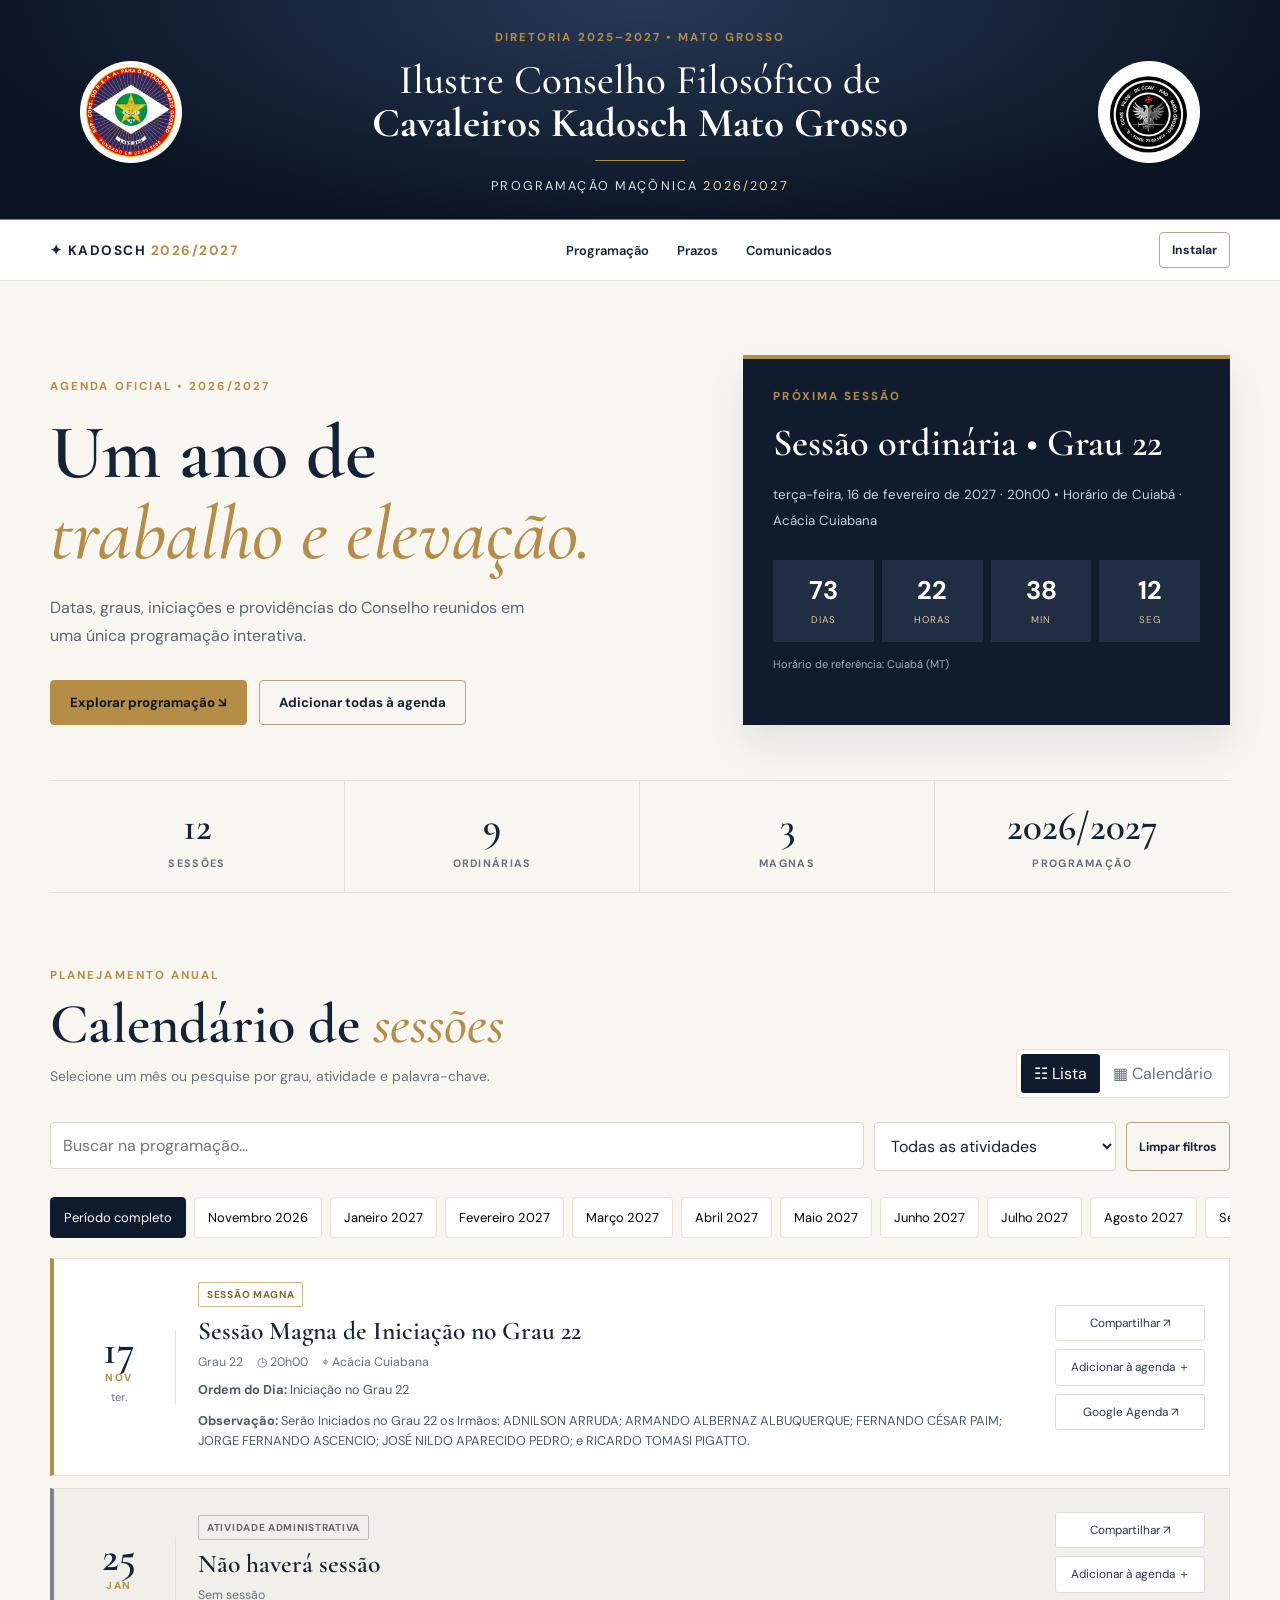
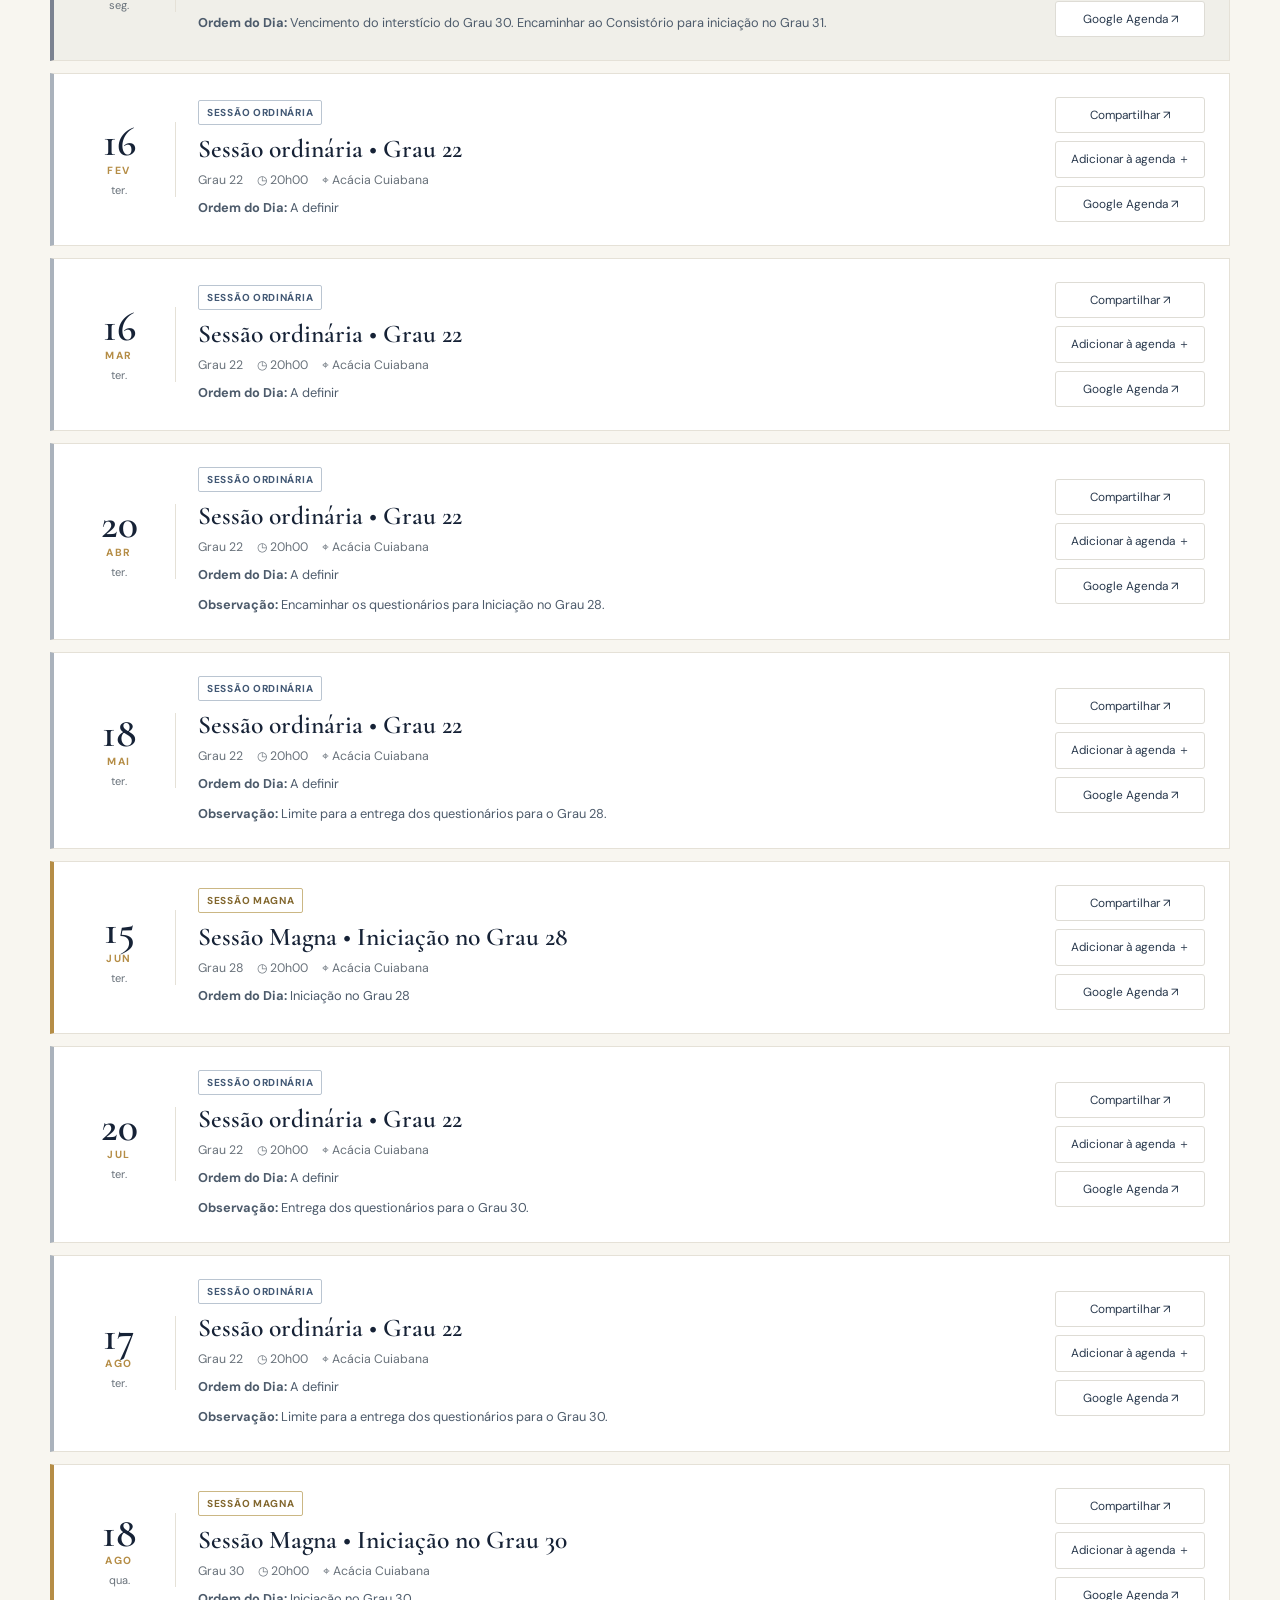
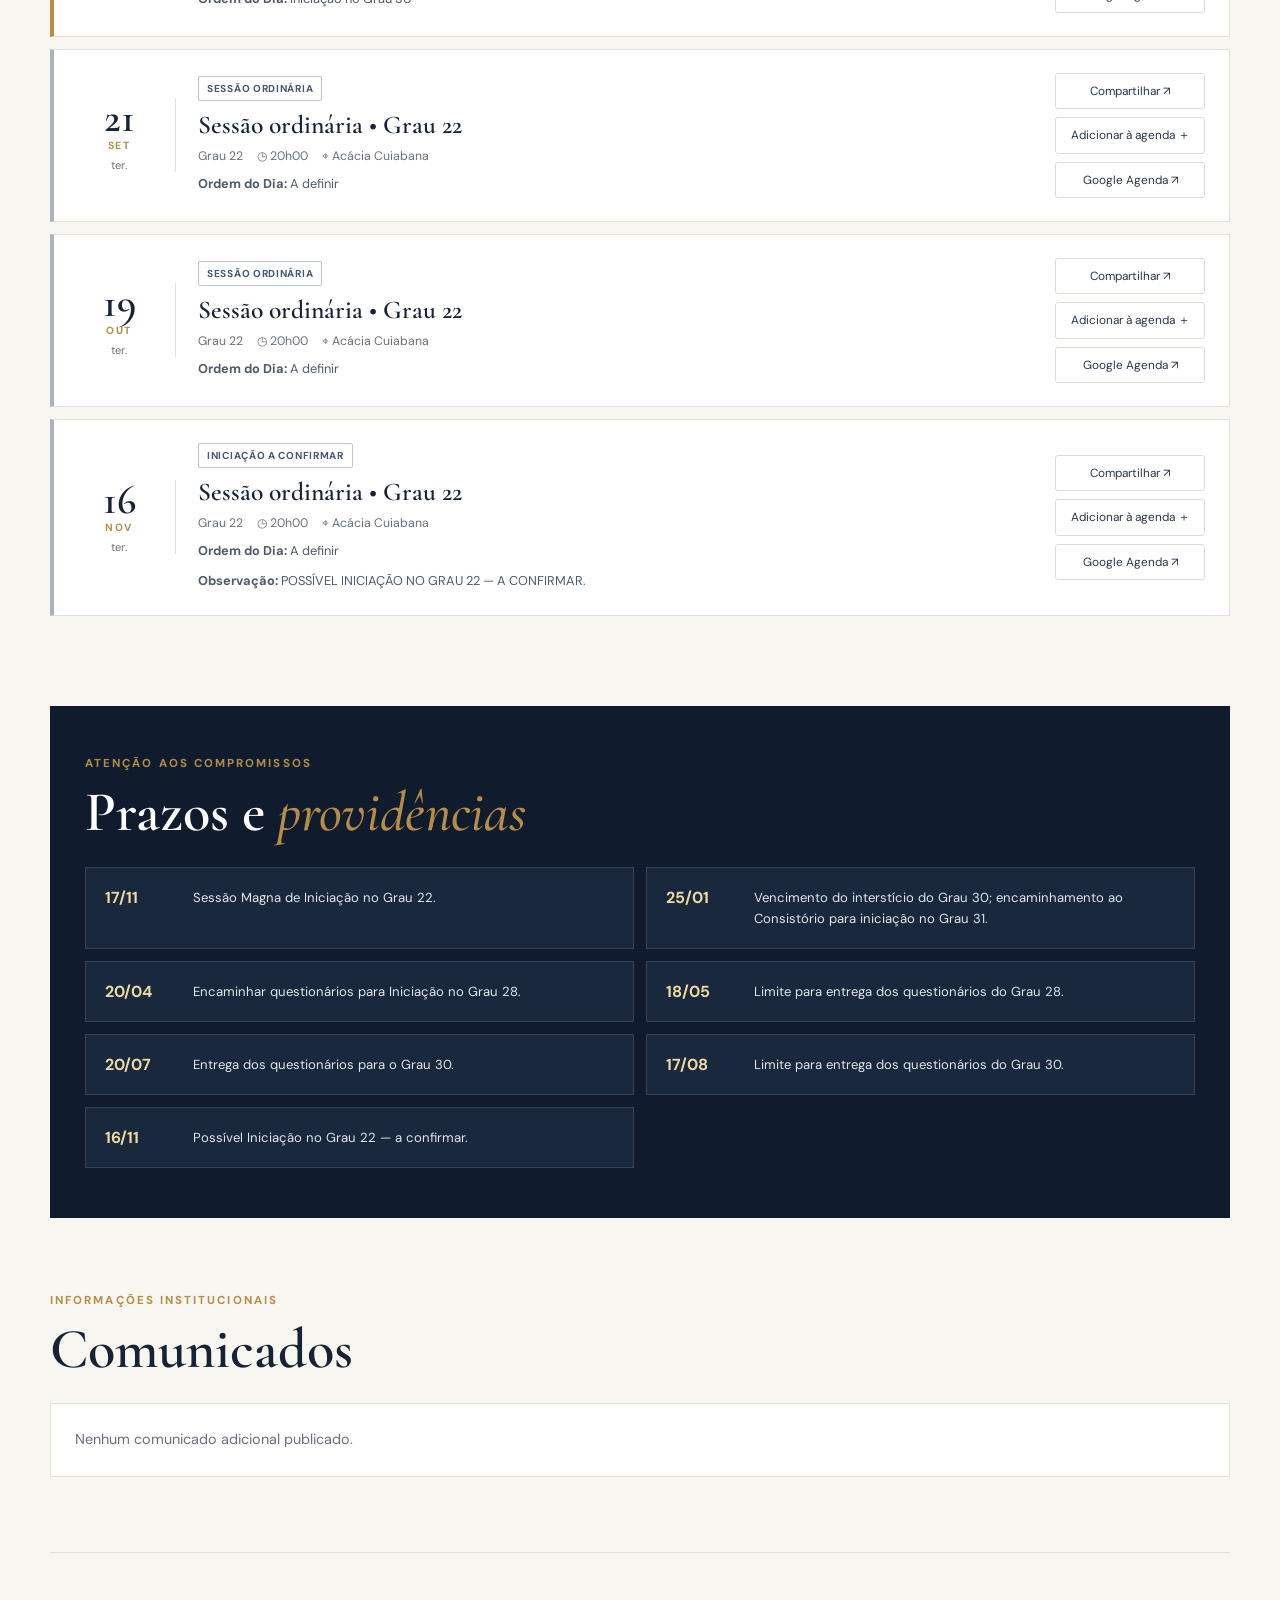
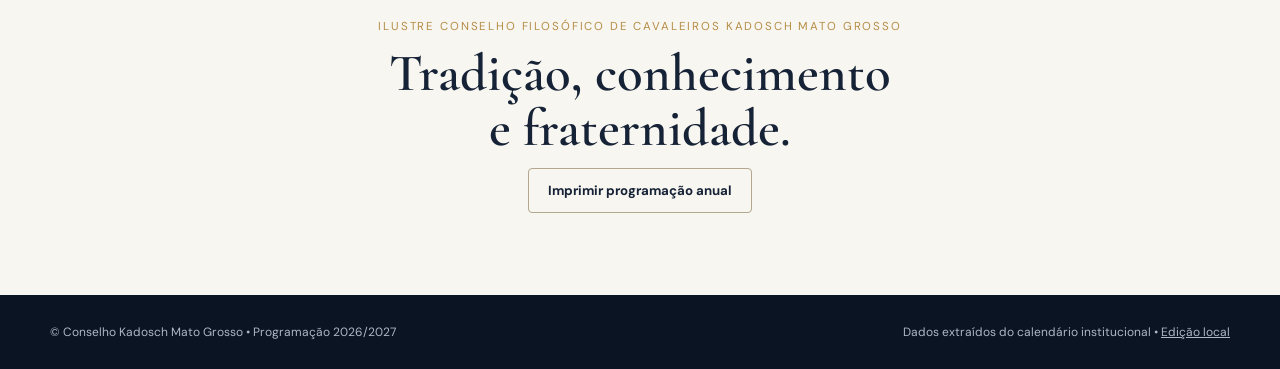
<file: index.html>
<!doctype html><html lang="pt-BR"><head><meta charset="utf-8"><meta name="viewport" content="width=device-width,initial-scale=1"><meta name="theme-color" content="#0d1727"><meta name="description" content="Programação maçônica de 2026/2027 do Ilustre Conselho Filosófico de Cavaleiros Kadosch Mato Grosso"><title>Programação 2026/2027 | Conselho Kadosch MT</title><link rel="icon" href="icon-192.png"><link rel="manifest" href="manifest.webmanifest"><link rel="stylesheet" href="styles.css"></head><body>
<header class="mast"><div class="header-inner"><img src="emblema-1.jpeg" alt="Emblema institucional à esquerda" class="crest"><div class="identity"><div class="eyebrow">DIRETORIA 2025–2027 • MATO GROSSO</div><h1>Ilustre Conselho Filosófico de<br><strong>Cavaleiros Kadosch Mato Grosso</strong></h1><div class="header-rule"></div><p>PROGRAMAÇÃO MAÇÔNICA <span>2026/2027</span></p></div><img src="emblema-2.png" alt="Emblema institucional à direita" class="crest"></div></header>
<nav class="nav"><div class="wrap nav-inner"><a href="#inicio" class="brand">✦ KADOSCH <em>2026/2027</em></a><div class="navlinks"><a href="#agenda">Programação</a><a href="#prazos">Prazos</a><a href="#comunicados">Comunicados</a></div><button id="installBtn" class="btn mini ghost" hidden>Instalar</button></div></nav>
<main id="inicio" class="wrap"><section class="hero"><div class="hero-main"><div class="section-kicker">AGENDA OFICIAL • 2026/2027</div><h2>Um ano de<br><em>trabalho e elevação.</em></h2><p>Datas, graus, iniciações e providências do Conselho reunidos em uma única programação interativa.</p><div class="hero-actions"><a class="btn primary" href="#agenda">Explorar programação ↘</a><button class="btn ghost" id="allIcs">Adicionar todas à agenda</button></div></div><div class="next" aria-live="polite"><div class="smallgold">PRÓXIMA SESSÃO</div><div id="nextName" class="next-title">Carregando…</div><div id="nextDetails" class="next-details"></div><div class="count-grid" id="countdown"><div><b>—</b><span>DIAS</span></div><div><b>—</b><span>HORAS</span></div><div><b>—</b><span>MIN</span></div><div><b>—</b><span>SEG</span></div></div><div class="subnote">Horário de referência: Cuiabá (MT)</div></div></section>
<section class="stat-row" aria-label="Resumo do calendário"><div><strong id="statAll">12</strong><span>SESSÕES</span></div><div><strong id="statOrd">9</strong><span>ORDINÁRIAS</span></div><div><strong id="statMag">3</strong><span>MAGNAS</span></div><div><strong>2026/2027</strong><span>PROGRAMAÇÃO</span></div></section>
<section id="agenda" class="section"><div class="section-head"><div><div class="section-kicker">PLANEJAMENTO ANUAL</div><h2>Calendário de <em>sessões</em></h2><p>Selecione um mês ou pesquise por grau, atividade e palavra-chave.</p></div><div class="toggle" role="group" aria-label="Modo de visualização"><button id="listMode" class="active" aria-pressed="true">☷ Lista</button><button id="calendarMode" aria-pressed="false">▦ Calendário</button></div></div><div class="filters"><label class="search-wrap"><span class="sr-only">Pesquisar sessões</span><input id="search" type="search" placeholder="Buscar na programação…"></label><label class="sr-only" for="typeFilter">Tipo de sessão</label><select id="typeFilter"><option value="todos">Todas as atividades</option><option value="ordinaria">Sessões ordinárias</option><option value="magna">Sessões magnas</option><option value="administrativo">Atividades administrativas</option></select><button class="btn ghost mini" id="resetFilters">Limpar filtros</button></div><div id="months" class="months" aria-label="Filtrar por mês"></div><div id="agendaContent" aria-live="polite"></div></section>
<section id="prazos" class="section dark-panel"><div class="section-kicker">ATENÇÃO AOS COMPROMISSOS</div><h2>Prazos e <em>providências</em></h2><div id="deadlines" class="deadlines"></div></section>
<section id="comunicados" class="section"><div class="section-kicker">INFORMAÇÕES INSTITUCIONAIS</div><h2>Comunicados</h2><div id="notices" class="notice-box">Nenhum comunicado adicional publicado.</div></section>
<section class="closing"><p>ILUSTRE CONSELHO FILOSÓFICO DE CAVALEIROS KADOSCH MATO GROSSO</p><h2>Tradição, conhecimento<br>e fraternidade.</h2><button id="printBtn" class="btn ghost">Imprimir programação anual</button></section></main>
<footer class="footer"><div class="wrap"><span>© Conselho Kadosch Mato Grosso • Programação 2026/2027</span><span>Dados extraídos do calendário institucional • <a href="admin.html">Edição local</a></span></div></footer><div id="toast" class="toast" role="status" aria-live="polite"></div><script src="dados-2027.js"></script><script src="app.js"></script></body></html>
</file>
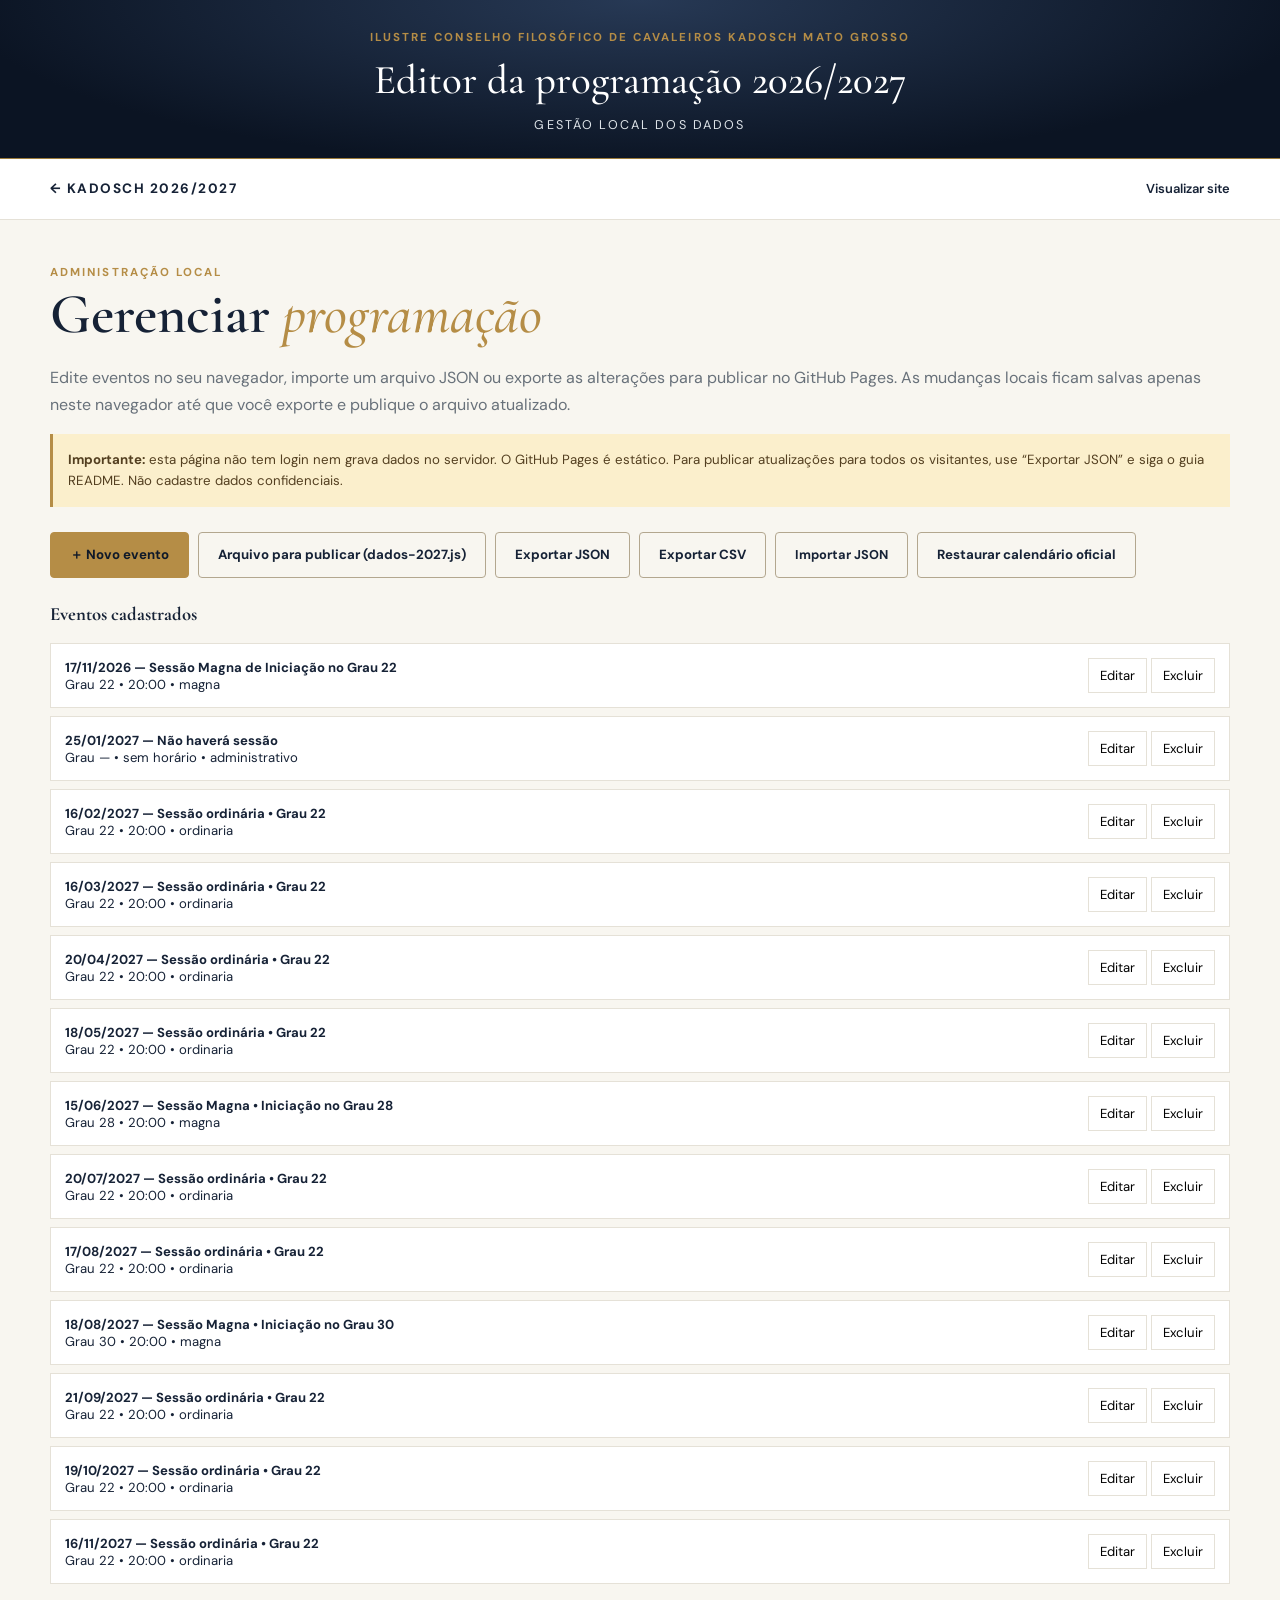
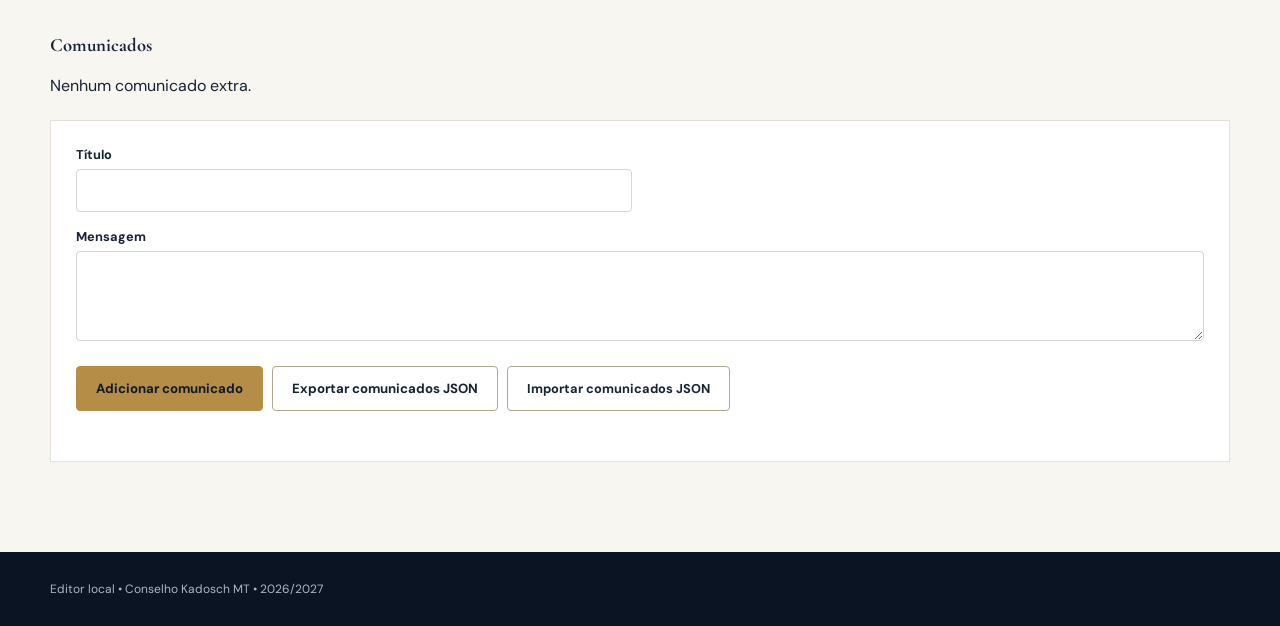
<file: admin.html>
<!doctype html><html lang="pt-BR"><head><meta charset="utf-8"><meta name="viewport" content="width=device-width,initial-scale=1"><meta name="theme-color" content="#101b2d"><title>Editor local | Kadosch 2026/2027</title><link rel="stylesheet" href="styles.css"></head><body><header class="mast"><div class="identity"><div class="eyebrow">ILUSTRE CONSELHO FILOSÓFICO DE CAVALEIROS KADOSCH MATO GROSSO</div><h1>Editor da programação 2026/2027</h1><p>GESTÃO LOCAL DOS DADOS</p></div></header><nav class="nav"><div class="wrap nav-inner"><a class="brand" href="index.html">← KADOSCH 2026/2027</a><div class="navlinks"><a href="index.html">Visualizar site</a></div></div></nav><main class="wrap editor"><div class="section-kicker">ADMINISTRAÇÃO LOCAL</div><h2>Gerenciar <em>programação</em></h2><p class="editor-intro">Edite eventos no seu navegador, importe um arquivo JSON ou exporte as alterações para publicar no GitHub Pages. As mudanças locais ficam salvas apenas neste navegador até que você exporte e publique o arquivo atualizado.</p><div class="help"><strong>Importante:</strong> esta página não tem login nem grava dados no servidor. O GitHub Pages é estático. Para publicar atualizações para todos os visitantes, use “Exportar JSON” e siga o guia README. Não cadastre dados confidenciais.</div><div class="admin-toolbar"><button class="btn primary" id="new">＋ Novo evento</button><button class="btn ghost" id="exportJs">Arquivo para publicar (dados-2027.js)</button><button class="btn ghost" id="export">Exportar JSON</button><button class="btn ghost" id="exportCsv">Exportar CSV</button><label class="btn ghost">Importar JSON<input type="file" id="import" accept=".json,application/json" hidden></label><button class="btn ghost" id="reset">Restaurar calendário oficial</button></div><h3>Eventos cadastrados</h3><div class="admin-list" id="adminList"></div><form id="eventForm" hidden><h3 id="formTitle">Editar evento</h3><div class="form-grid"><label>Data<input id="fdata" type="date" required></label><label>Hora de início (opcional)<input id="fhora" type="time"></label><label>Grau (opcional)<input id="fgrau" type="number" min="1" max="33"></label><label>Tipo<select id="ftipo"><option value="ordinaria">Ordinária</option><option value="magna">Magna</option><option value="administrativo">Administrativa / sem sessão</option></select></label><label class="wide">Título<input id="ftitulo" maxlength="170" required></label><label class="wide">Ordem do Dia<textarea id="fordem"></textarea></label><label class="wide">Instrução<textarea id="finstrucao"></textarea></label><label>Local<input id="flocal"></label><label>Observação / situação<input id="fobs"></label><label><span>Cancelar sessão</span><input type="checkbox" id="fcancelada" style="width:18px"></label></div><div class="admin-toolbar"><button class="btn primary" type="submit">Salvar alterações</button><button class="btn ghost" type="button" id="cancel">Cancelar edição</button></div></form><section style="margin-top:50px"><h3>Comunicados</h3><div id="adminNotices"></div><form id="noticeForm" style="display:block"><div class="form-grid"><label>Título<input id="noticeTitle" required></label><label class="wide">Mensagem<textarea id="noticeText" required></textarea></label></div><div class="admin-toolbar"><button type="submit" class="btn primary">Adicionar comunicado</button><button type="button" id="exportNotices" class="btn ghost">Exportar comunicados JSON</button><label class="btn ghost">Importar comunicados JSON<input type="file" id="importNotices" accept=".json" hidden></label></div></form></section></main><footer class="footer"><div class="wrap">Editor local • Conselho Kadosch MT • 2026/2027</div></footer><div class="toast" id="toast" role="status"></div><script src="dados-2027.js"></script><script src="admin.js"></script></body></html>
</file>
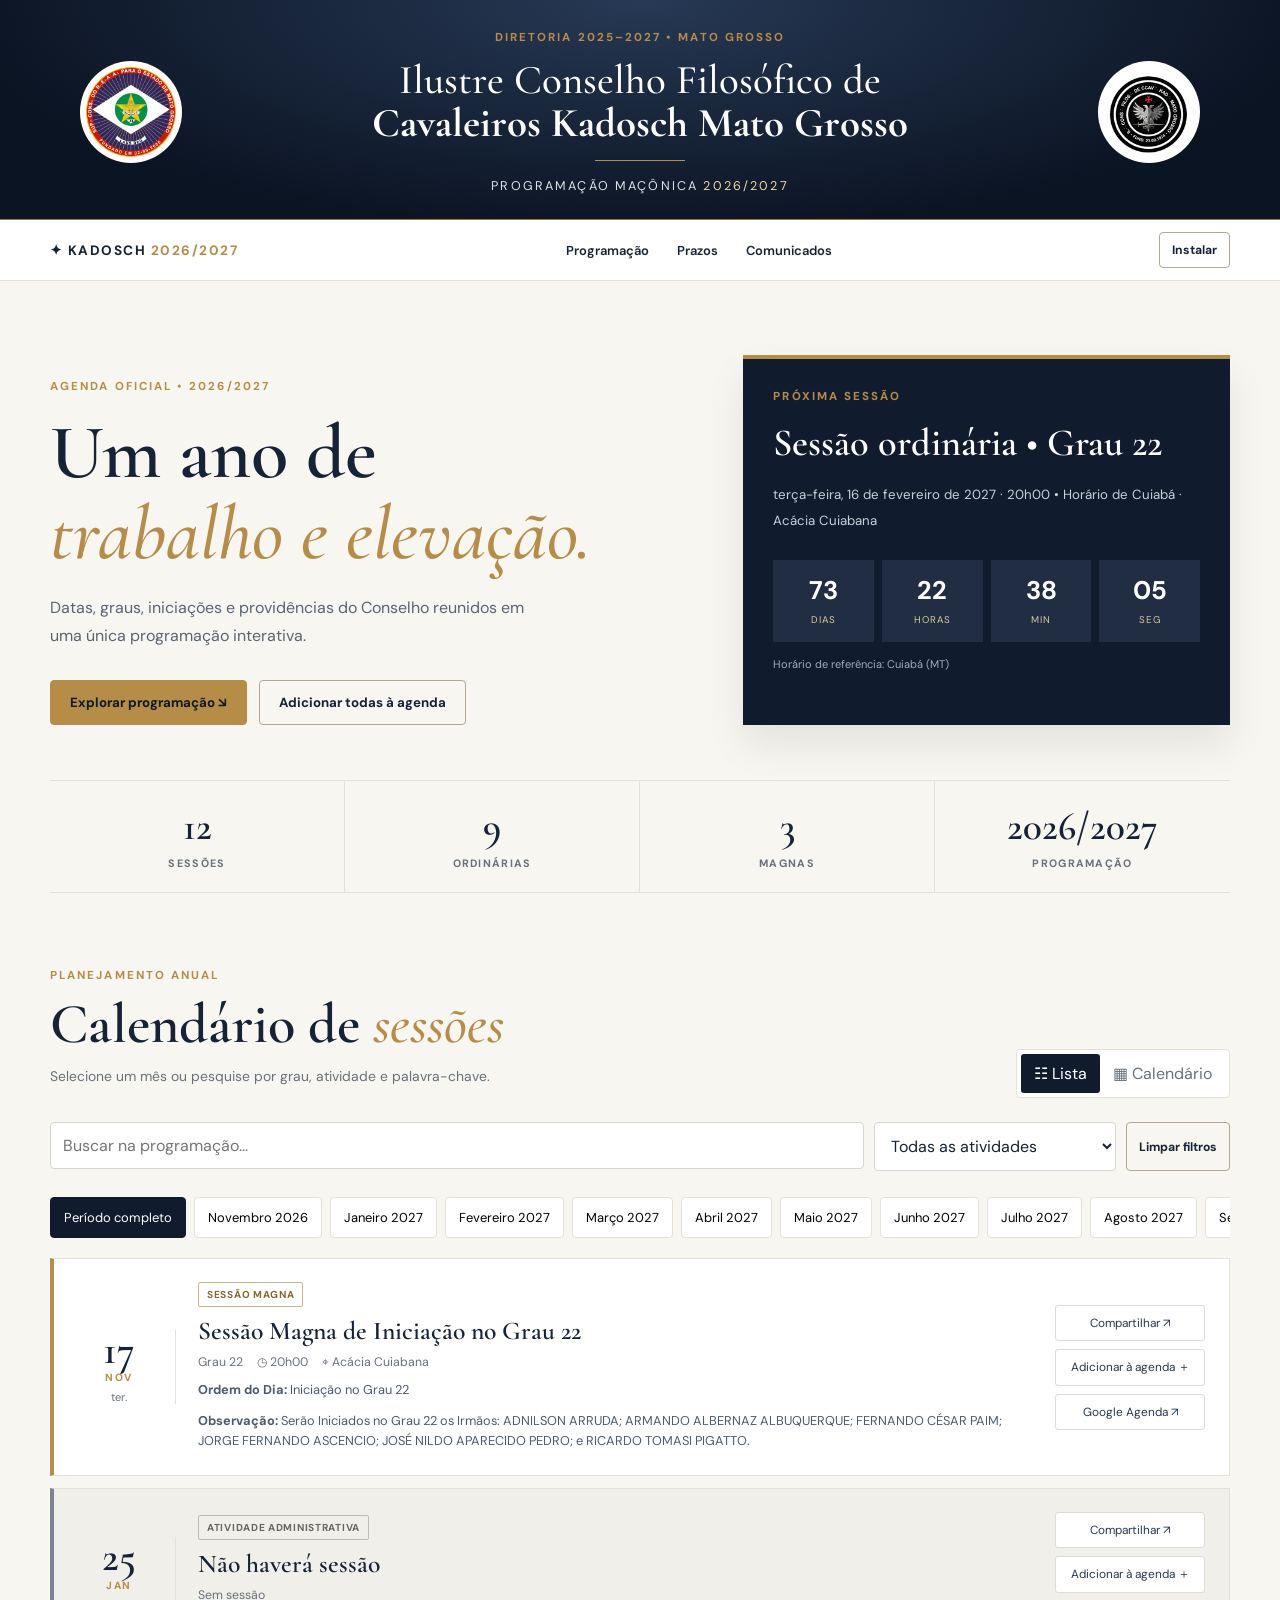
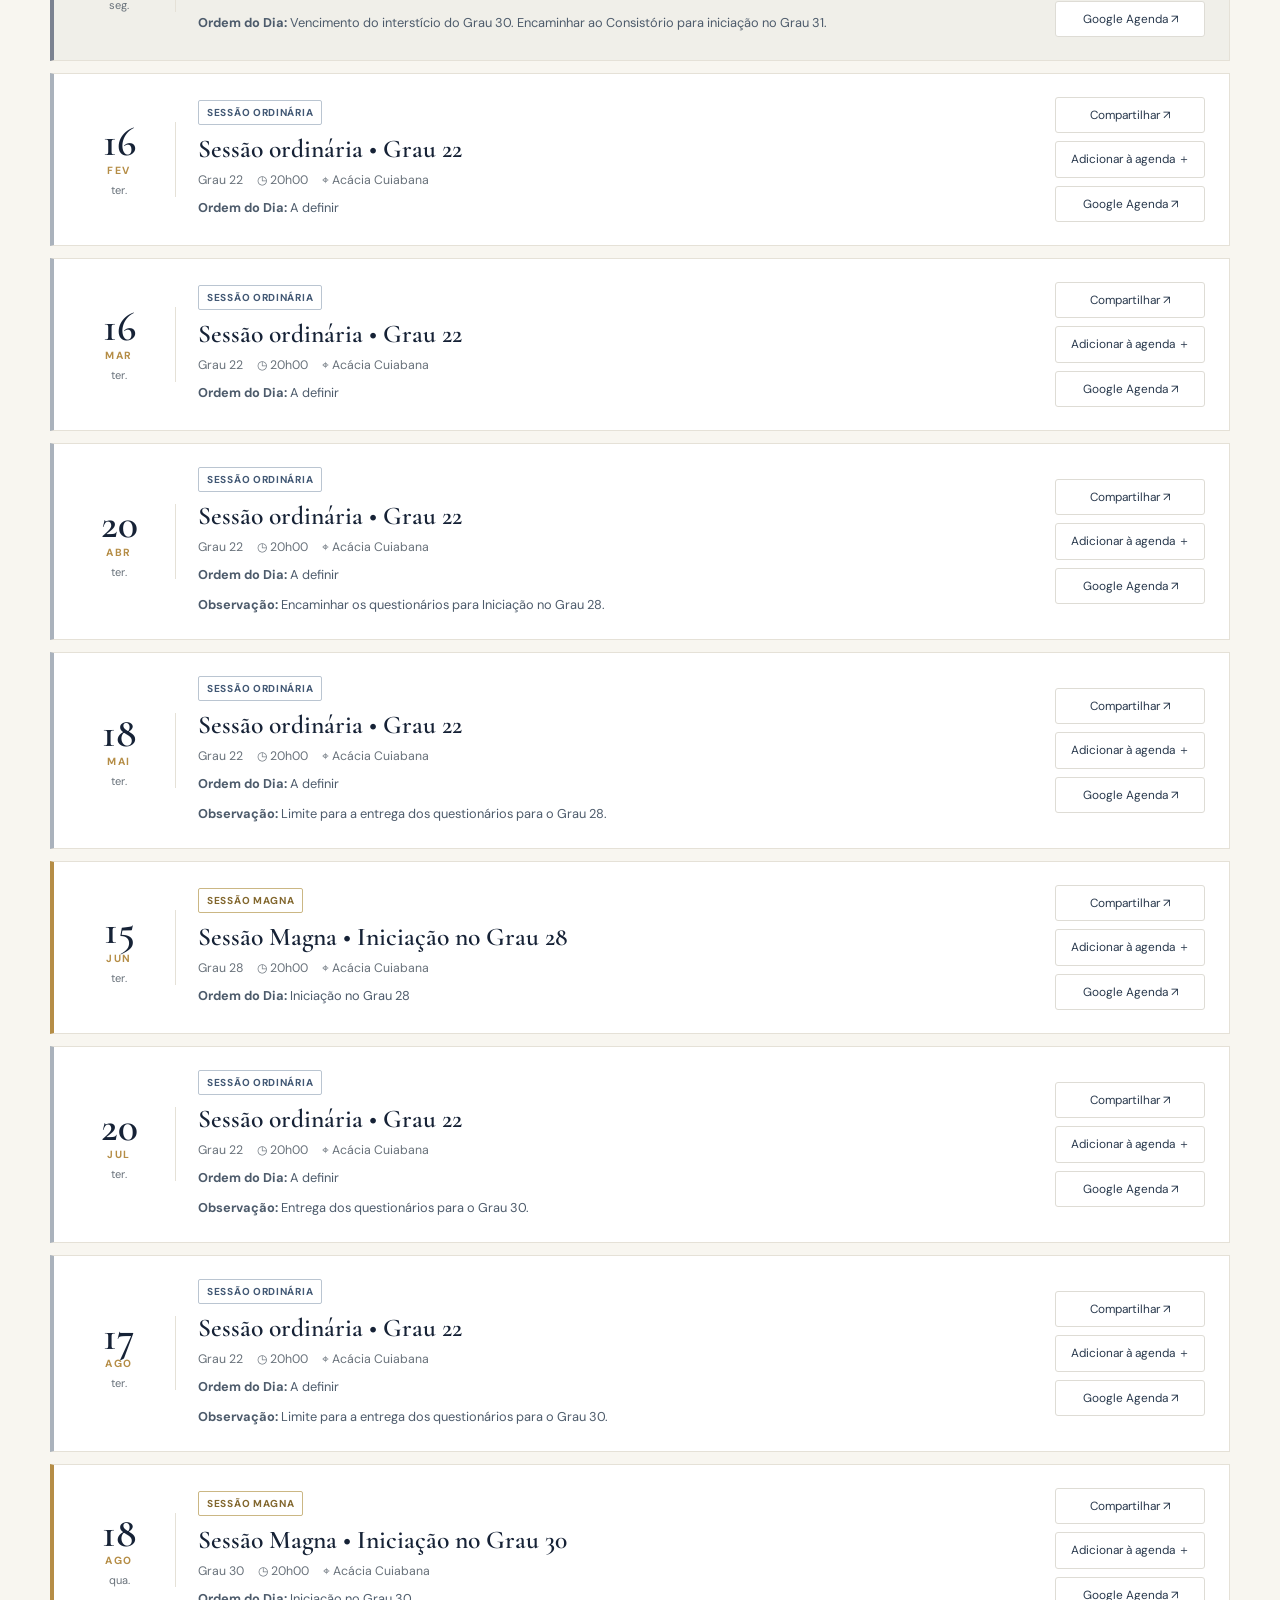
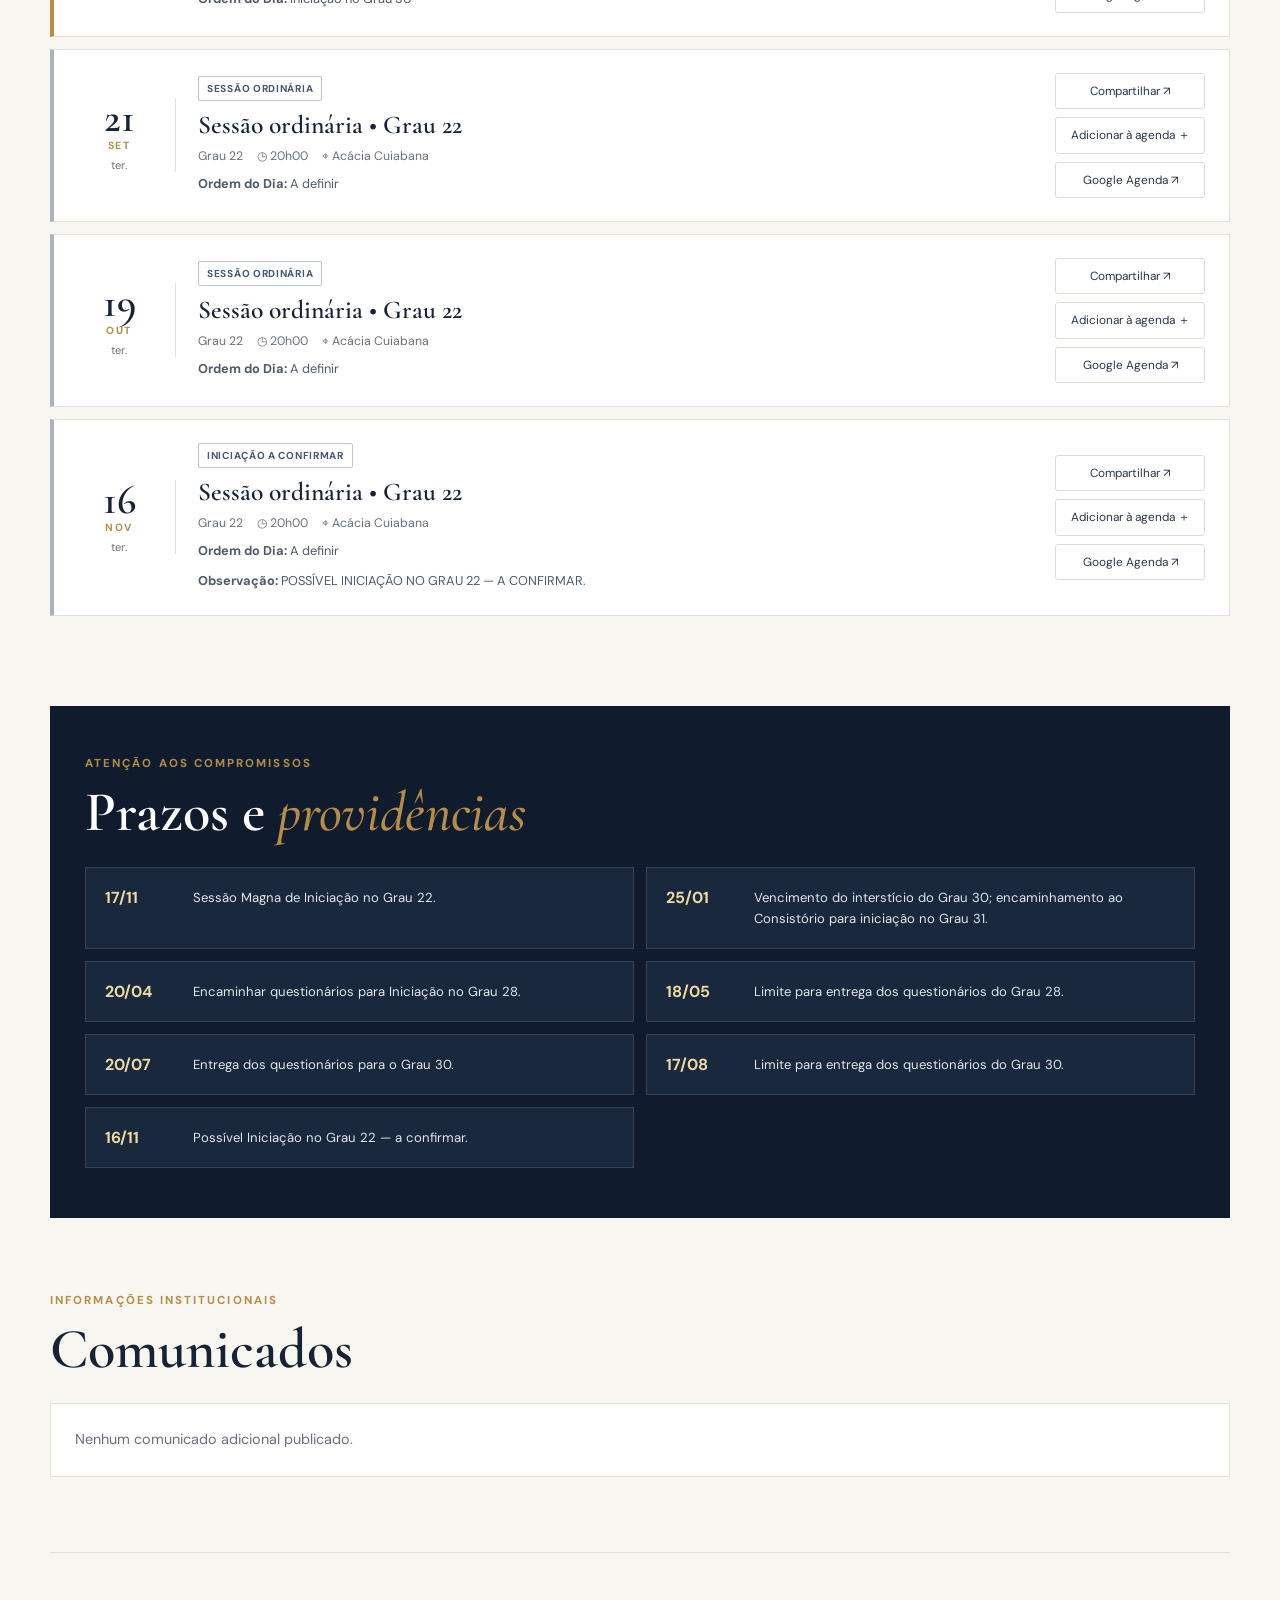
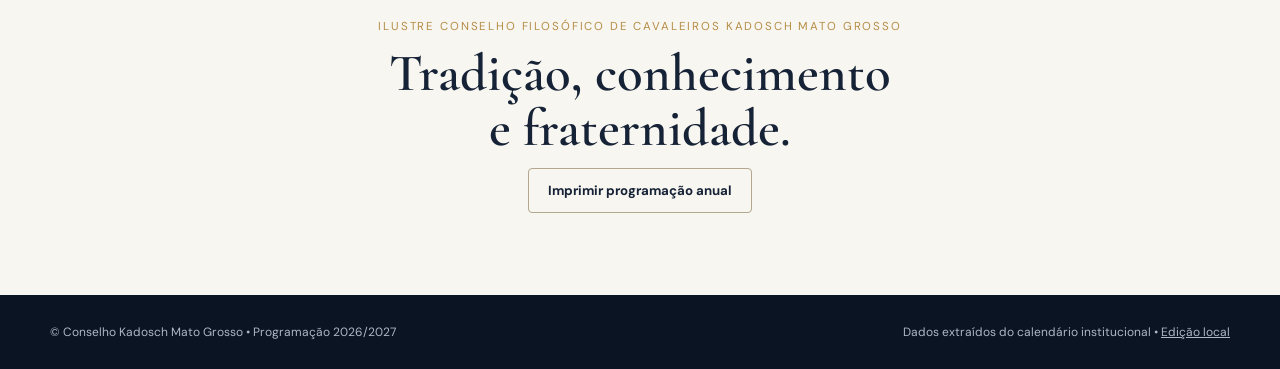
<file: programacao.html>
<!doctype html><html lang="pt-BR"><head><meta charset="utf-8"><meta http-equiv="refresh" content="0;url=./index.html#agenda"><title>Programação 2027</title><script>location.replace('./index.html#agenda'+location.search)</script></head><body><a href="./index.html#agenda">Ver programação de 2027</a></body></html>
</file>
<file: styles.css>
@import url('https://fonts.googleapis.com/css2?family=Cormorant+Garamond:wght@400;500;600;700&family=DM+Sans:wght@400;500;600;700&display=swap');
:root{--bg:#f8f6f0;--ink:#162236;--navy:#101b2d;--gold:#b58d46;--goldlight:#ecd9a4;--muted:#68717a;--line:#e5e1d7;--card:#fff;--red:#76323c}*{box-sizing:border-box}html{scroll-behavior:smooth}body{margin:0;background:var(--bg);color:var(--ink);font-family:'DM Sans',Arial,sans-serif}button,input,select,textarea{font:inherit}button{cursor:pointer}a{color:inherit;text-decoration:none}h1,h2,h3,p{margin-top:0}h1,h2,h3{font-family:'Cormorant Garamond',Georgia,serif}h2{font-size:clamp(2.5rem,4.4vw,4rem);line-height:1.05;font-weight:600;margin:12px 0}h2 em,.hero h2 em{color:var(--gold);font-weight:500}.wrap{width:min(1180px,calc(100% - 42px));margin:auto}.mast{background:radial-gradient(ellipse at 50% 0%,#273955,#0b1423 75%);color:#fff;border-bottom:1px solid #9b7b3b;padding:30px 10px 25px}.header-inner{max-width:1120px;margin:auto;display:flex;gap:32px;align-items:center;justify-content:space-between}.crest{width:102px;height:102px;object-fit:contain;background:#fff;border-radius:50%;padding:6px;flex-shrink:0}.identity{text-align:center}.eyebrow,.section-kicker,.smallgold{color:var(--gold);font-size:.72rem;letter-spacing:.18em;font-weight:700}.identity h1{font-size:clamp(1.45rem,3.2vw,2.75rem);font-weight:500;line-height:1.04;margin:14px 0}.identity h1 strong{font-weight:700}.header-rule{height:1px;width:90px;background:var(--gold);margin:16px auto}.identity p{letter-spacing:.17em;font-size:.79rem;margin:0;color:#dde3e8}.identity p span{color:var(--goldlight)}.nav{background:#fff;border-bottom:1px solid var(--line);position:sticky;top:0;z-index:20}.nav-inner{min-height:60px;display:flex;align-items:center;justify-content:space-between;gap:20px}.brand{font-weight:700;letter-spacing:.11em;font-size:.85rem}.brand em{color:var(--gold);font-style:normal}.navlinks{display:flex;gap:28px;align-items:center;font-size:.81rem;font-weight:600}.navlinks a:hover{color:var(--gold)}.btn{display:inline-flex;align-items:center;justify-content:center;border:1px solid var(--gold);border-radius:4px;background:transparent;color:var(--ink);padding:13px 19px;font-size:.83rem;font-weight:700;gap:7px;transition:.2s}.btn:hover{transform:translateY(-1px);box-shadow:0 4px 16px #00000012}.btn.primary{background:var(--gold);color:#0f1929}.btn.ghost{border-color:#b3a78f}.btn.mini{padding:9px 12px;font-size:.76rem}.hero{display:grid;grid-template-columns:1.15fr .85fr;gap:35px;padding:74px 0 55px}.hero-main{padding-top:24px}.hero h2{font-size:clamp(3.3rem,6vw,5.1rem);margin:19px 0 20px}.hero-main p{color:#596474;line-height:1.75;max-width:485px}.hero-actions{display:flex;gap:12px;flex-wrap:wrap;margin-top:30px}.next{background:var(--navy);color:#fff;padding:30px;border-top:4px solid var(--gold);box-shadow:0 20px 36px #09132216}.next-title{font:600 2.4rem/1.1 'Cormorant Garamond',Georgia,serif;margin:18px 0}.next-details{font-size:.83rem;line-height:1.9;color:#c8d0da}.count-grid{display:grid;grid-template-columns:repeat(4,1fr);gap:8px;margin-top:27px}.count-grid>div{background:#202d42;padding:14px 5px;text-align:center}.count-grid b{display:block;font-size:1.6rem;font-variant-numeric:tabular-nums}.count-grid span{font-size:.61rem;color:#dec99b;letter-spacing:.1em}.subnote{font-size:.69rem;color:#9facbe;margin-top:15px}.stat-row{display:grid;grid-template-columns:repeat(4,1fr);border-top:1px solid var(--line);border-bottom:1px solid var(--line)}.stat-row>div{text-align:center;padding:22px 7px;display:flex;flex-direction:column;gap:6px;border-right:1px solid var(--line)}.stat-row>div:last-child{border:0}.stat-row strong{font:600 2.45rem 'Cormorant Garamond',Georgia,serif}.stat-row span{letter-spacing:.12em;color:var(--muted);font-size:.67rem;font-weight:700}.section{padding:75px 0;scroll-margin-top:70px}.section-head{display:flex;align-items:end;justify-content:space-between;gap:25px}.section-head p{color:var(--muted);font-size:.87rem}.toggle{display:flex;border:1px solid var(--line);background:white;border-radius:4px;padding:4px;white-space:nowrap}.toggle button{padding:9px 13px;border:0;background:transparent;color:var(--muted);border-radius:3px}.toggle button.active{background:var(--navy);color:#fff}.filters{display:flex;gap:10px;margin:24px 0}.filters input,.filters select,.editor input,.editor select,.editor textarea{background:#fff;border:1px solid #d7d6d2;padding:12px;color:var(--ink);border-radius:4px;min-width:0}.filters select{min-width:180px}.search-wrap{flex:1}.search-wrap input{width:100%}.months{display:flex;gap:8px;overflow-x:auto;padding:2px 0 20px}.month{border:1px solid var(--line);background:white;padding:11px 13px;border-radius:4px;white-space:nowrap;font-size:.81rem;flex-shrink:0}.month.active{background:var(--navy);color:white;border-color:var(--navy)}.agenda-list{display:grid;gap:12px}.event{display:grid;grid-template-columns:98px 1fr auto;gap:22px;background:var(--card);border:1px solid var(--line);border-left:4px solid #aab2bc;padding:23px 24px;align-items:center}.event.magna{border-left-color:var(--gold)}.event.administrativo{border-left-color:#7b8290;background:#f0efe9}.date-tile{text-align:center;border-right:1px solid var(--line);padding-right:15px}.date-tile .dd{font:600 2.6rem 'Cormorant Garamond',Georgia,serif;line-height:1}.date-tile .mm{font-size:.65rem;font-weight:700;letter-spacing:.15em;color:var(--gold)}.date-tile .wk{font-size:.69rem;color:var(--muted);margin-top:6px}.event h3{font:600 1.6rem 'Cormorant Garamond',Georgia,serif;margin:8px 0}.event .meta{display:flex;gap:14px;flex-wrap:wrap;font-size:.77rem;color:var(--muted)}.event p{font-size:.8rem;line-height:1.6;color:#4d5b6b;margin:10px 0 0}.tag{display:inline-block;border:1px solid #cbb784;color:#82672e;padding:5px 8px;border-radius:2px;font-size:.63rem;font-weight:700;letter-spacing:.07em;text-transform:uppercase}.tag.ord{border-color:#bac5d1;color:#425874}.tag.adm{border-color:#bbb;color:#666}.actions{display:flex;flex-direction:column;gap:8px;min-width:150px}.actions button,.actions a{font-size:.74rem;border:1px solid #dedcd5;background:#fff;padding:9px 12px;border-radius:3px;text-align:center;color:#28384c}.actions button:hover,.actions a:hover{border-color:var(--gold)}.calendar-grid{display:grid;grid-template-columns:repeat(7,minmax(0,1fr));gap:6px}.calendar-head{text-align:center;color:#68717a;font-size:.7rem;font-weight:700;padding:12px 0}.day{min-height:105px;background:white;border:1px solid var(--line);padding:10px;text-align:left;border-radius:3px;color:var(--ink)}.day.empty{background:transparent;border:0}.day .number{font-weight:700;font-size:.88rem}.day.has{border-color:#a78e5f;background:#fffaf0}.day .dot{display:block;font-size:.68rem;color:#745d31;margin-top:8px;line-height:1.35}.cal-month-heading{font:600 2rem 'Cormorant Garamond';margin:12px 0 18px}.cal-details{margin-top:22px}.dark-panel{background:var(--navy);color:#fff;padding:50px 35px;margin-top:15px}.deadlines{display:grid;grid-template-columns:repeat(2,minmax(0,1fr));gap:12px;margin-top:25px}.deadline{border:1px solid #384456;background:#19283c;padding:19px;display:flex;gap:16px;align-items:start}.deadline time{color:var(--goldlight);font-weight:700;min-width:72px}.deadline p{font-size:.82rem;color:#e2e6e9;line-height:1.6;margin:0}.notice-box{border:1px solid var(--line);background:#fff;padding:24px;color:#69717e;font-size:.9rem;line-height:1.65;margin-top:24px}.notice-box article+article{border-top:1px solid var(--line);margin-top:15px;padding-top:15px}.closing{text-align:center;padding:66px 15px 82px;border-top:1px solid var(--line)}.closing>p{font-size:.72rem;letter-spacing:.16em;color:var(--gold)}.closing h2{font-size:3.3rem}.footer{background:#0b1423;color:#adb7c5;padding:29px 0;font-size:.75rem}.footer .wrap{display:flex;justify-content:space-between;gap:16px}.footer a{text-decoration:underline}.toast{position:fixed;right:18px;bottom:18px;background:#172b43;color:white;padding:12px 18px;border-radius:5px;box-shadow:0 8px 30px #0004;display:none;z-index:50}.toast.show{display:block}.empty-state{background:white;border:1px dashed #c9c4b9;padding:40px;text-align:center;color:var(--muted)}.sr-only{position:absolute;width:1px;height:1px;overflow:hidden;clip:rect(0,0,0,0)}.editor{padding:45px 0 90px}.editor h2{margin:5px 0 20px}.editor-intro{line-height:1.7;color:var(--muted)}.admin-toolbar{display:flex;gap:9px;flex-wrap:wrap;margin:25px 0}.admin-list{display:grid;gap:8px}.admin-row{display:flex;align-items:center;justify-content:space-between;gap:12px;background:white;border:1px solid var(--line);padding:14px}.admin-row div{font-size:.82rem}.admin-row button{border:1px solid var(--line);padding:8px 11px;background:white}.form-grid{display:grid;grid-template-columns:repeat(2,1fr);gap:16px}.editor label{display:grid;gap:6px;font-size:.8rem;font-weight:700}.editor textarea{min-height:90px;resize:vertical}.editor label.wide{grid-column:1/-1}.editor form{background:#fff;border:1px solid var(--line);padding:25px;margin-top:24px}.help{background:#fbefcc;border-left:3px solid #b58d46;padding:15px;line-height:1.6;font-size:.83rem;color:#533f20}.print-only{display:none}@media(max-width:800px){.crest{width:68px;height:68px}.header-inner{gap:12px}.navlinks{gap:13px;font-size:.73rem}.hero{grid-template-columns:1fr;padding-top:44px}.hero-main{padding:0}.section{padding:50px 0}.event{grid-template-columns:65px 1fr;gap:13px;padding:17px}.actions{grid-column:1/-1;flex-direction:row;flex-wrap:wrap}.date-tile{padding-right:7px}.section-head{align-items:start;flex-direction:column}.dark-panel{padding:30px 22px}.deadlines{grid-template-columns:1fr}}@media(max-width:550px){.crest{width:43px;height:43px;padding:2px}.mast{padding:19px 2px}.identity h1{font-size:1.22rem}.eyebrow{font-size:.54rem}.identity p{font-size:.57rem}.navlinks{overflow-x:auto;gap:16px}.navlinks a{white-space:nowrap}.brand{display:none}.wrap{width:min(100% - 28px,1180px)}.hero h2{font-size:3.3rem}.stat-row strong{font-size:1.9rem}.stat-row span{font-size:.55rem}.filters{flex-wrap:wrap}.filters .search-wrap{flex-basis:100%}.filters select{flex:1}.footer .wrap{flex-direction:column}.calendar-grid{gap:3px}.day{min-height:71px;padding:5px}.day .dot{font-size:.55rem}.day .number{font-size:.72rem}.form-grid{grid-template-columns:1fr}.editor label.wide{grid-column:auto}}@media print{.nav,.hero-actions,.filters,.months,.toggle,.actions,.closing,.footer,.count-grid,#installBtn,#comunicados{display:none!important}.mast{background:white!important;color:#111;padding:12px}.identity p,.eyebrow{color:#111!important}.crest{width:55px;height:55px}.hero{padding:10px 0;display:block}.hero-main{display:none}.next{display:none}.stat-row{display:none}.section{padding:8px 0}.event{break-inside:avoid;padding:10px;margin:5px 0}.dark-panel{background:#fff!important;color:#111;padding:10px;border:1px solid #888}.deadline{background:#fff;color:#111}.deadline p,.deadline time{color:#111}body{background:#fff}.print-only{display:block}}
</file>
